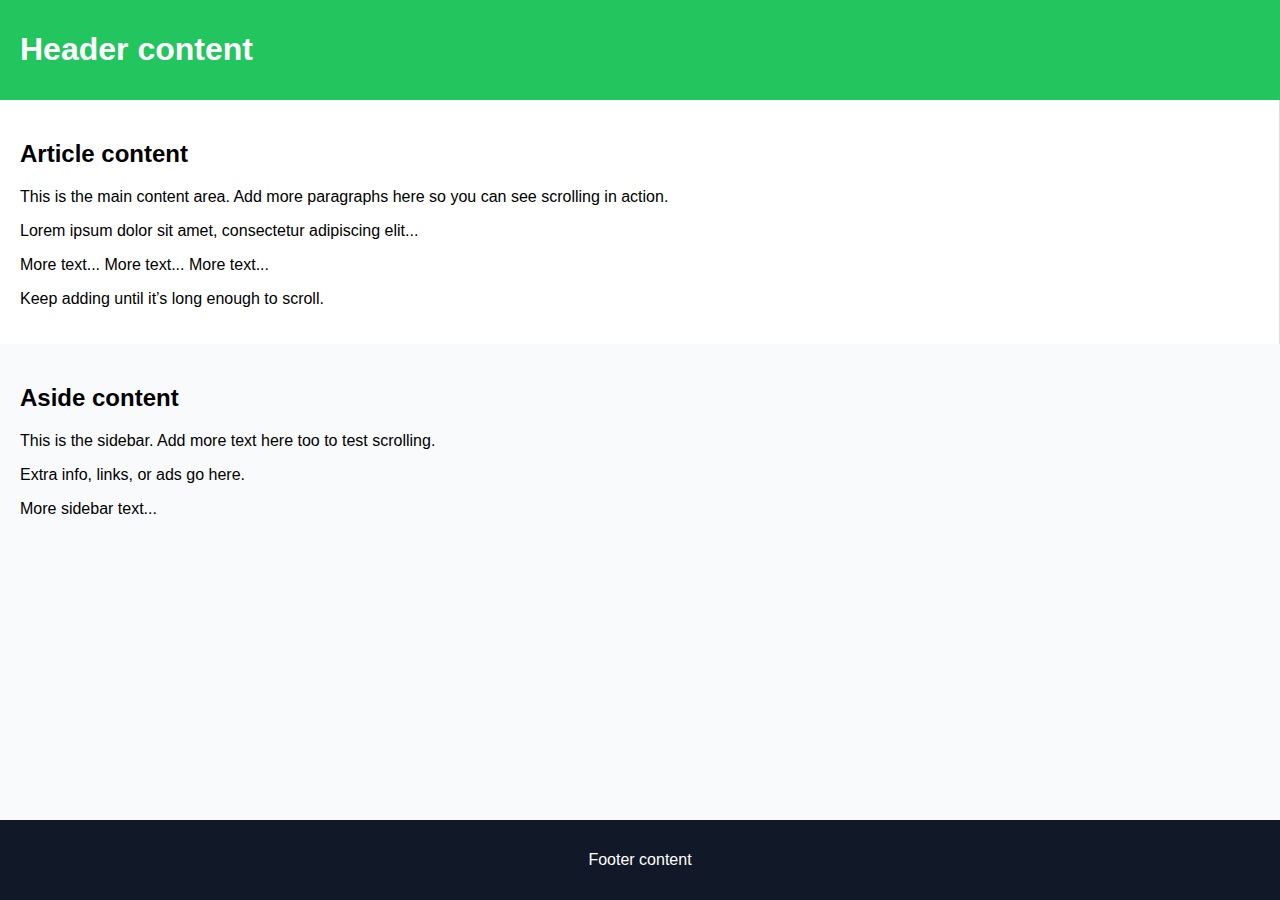
<file: index.html>
<!doctype html>
<html lang="en">
<head>
  <meta charset="utf-8">
  <title>Flexbox Layout</title>

  <!-- Viewport tag to fix mobile zoom issue -->
  <meta name="viewport" content="width=device-width, initial-scale=1">

  <!-- CSS files -->
  <link href="base.css" rel="stylesheet">
  <link href="styles.css" rel="stylesheet">
</head>
<body class="works_on_smartphone">
  <header>
    <h1>Header content</h1>
  </header>

  <main>
    <article>
      <h2>Article content</h2>
      <p>This is the main content area. Add more paragraphs here so you can see scrolling in action.</p>
      <p>Lorem ipsum dolor sit amet, consectetur adipiscing elit...</p>
      <p>More text... More text... More text...</p>
      <p>Keep adding until it’s long enough to scroll.</p>
    </article>

    <aside>
      <h2>Aside content</h2>
      <p>This is the sidebar. Add more text here too to test scrolling.</p>
      <p>Extra info, links, or ads go here.</p>
      <p>More sidebar text...</p>
    </aside>
  </main>

  <footer>
    <p>Footer content</p>
  </footer>
</body>
</html>
</file>
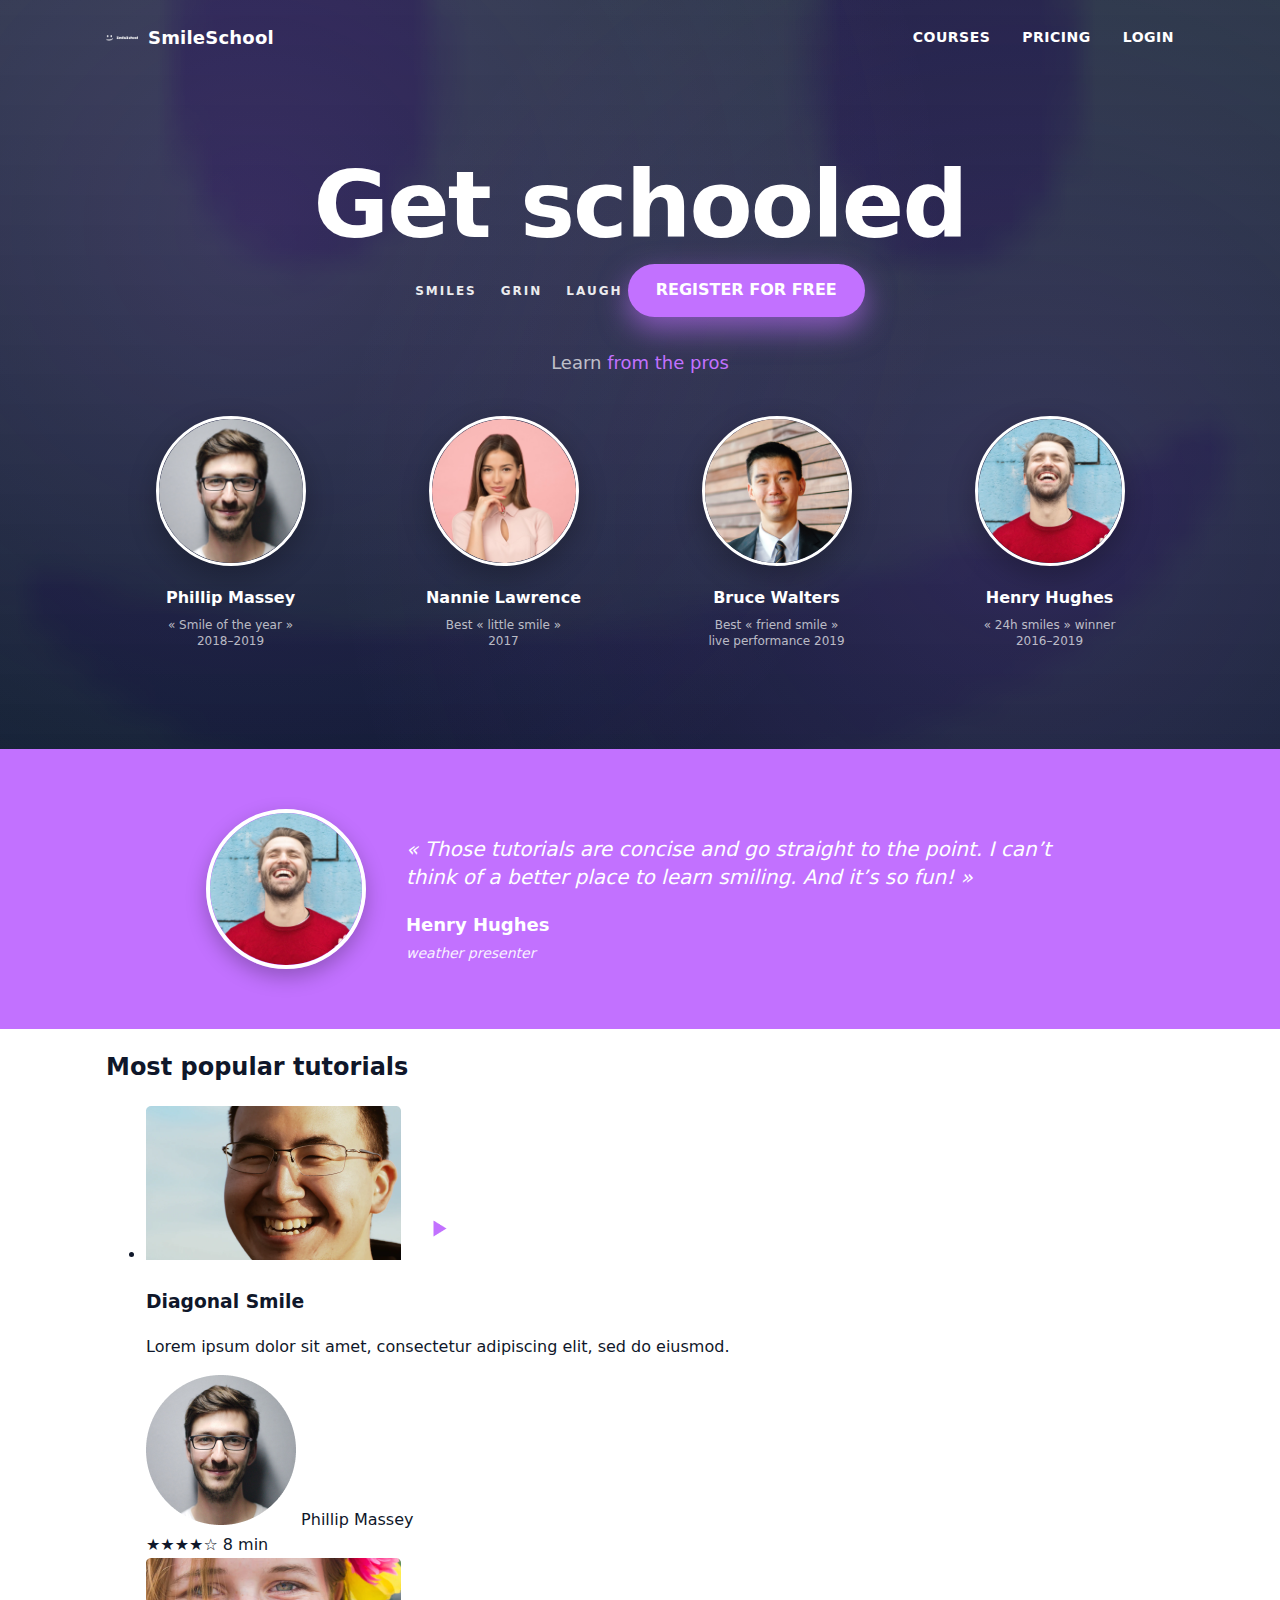
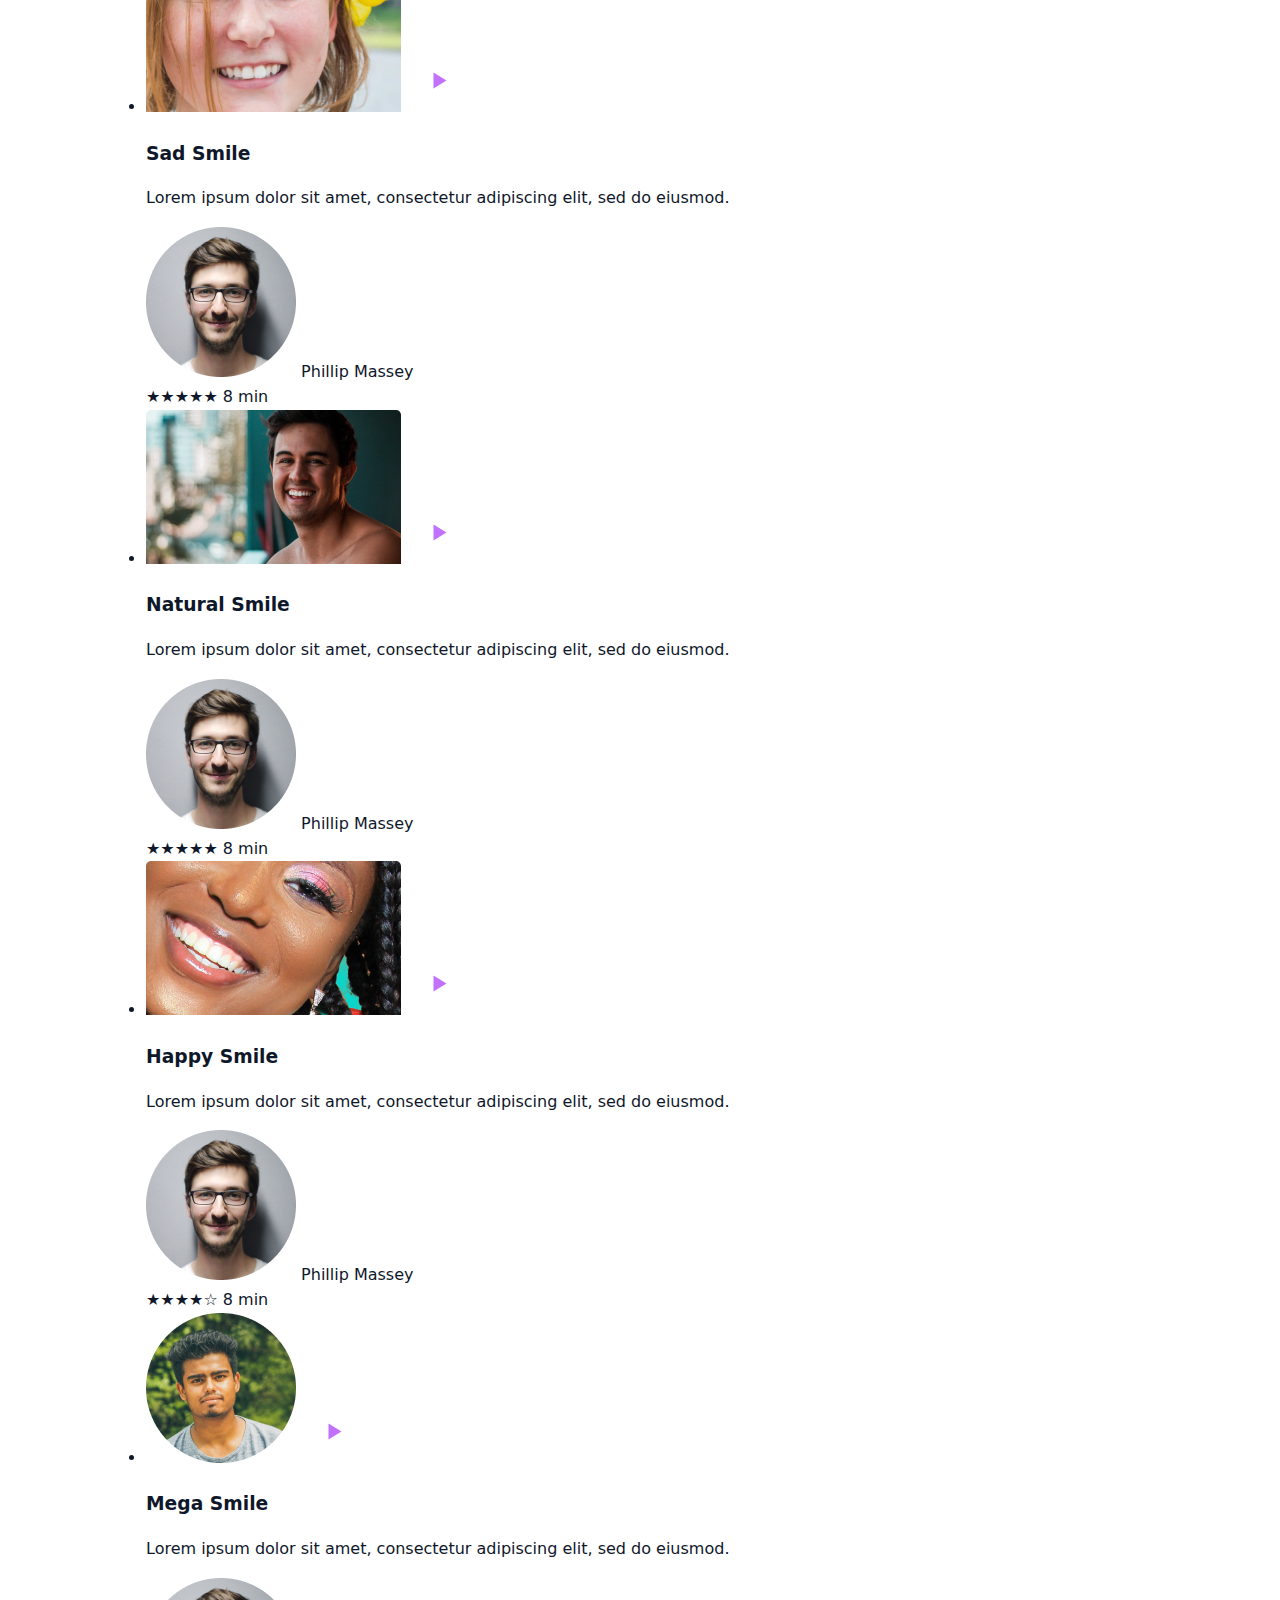
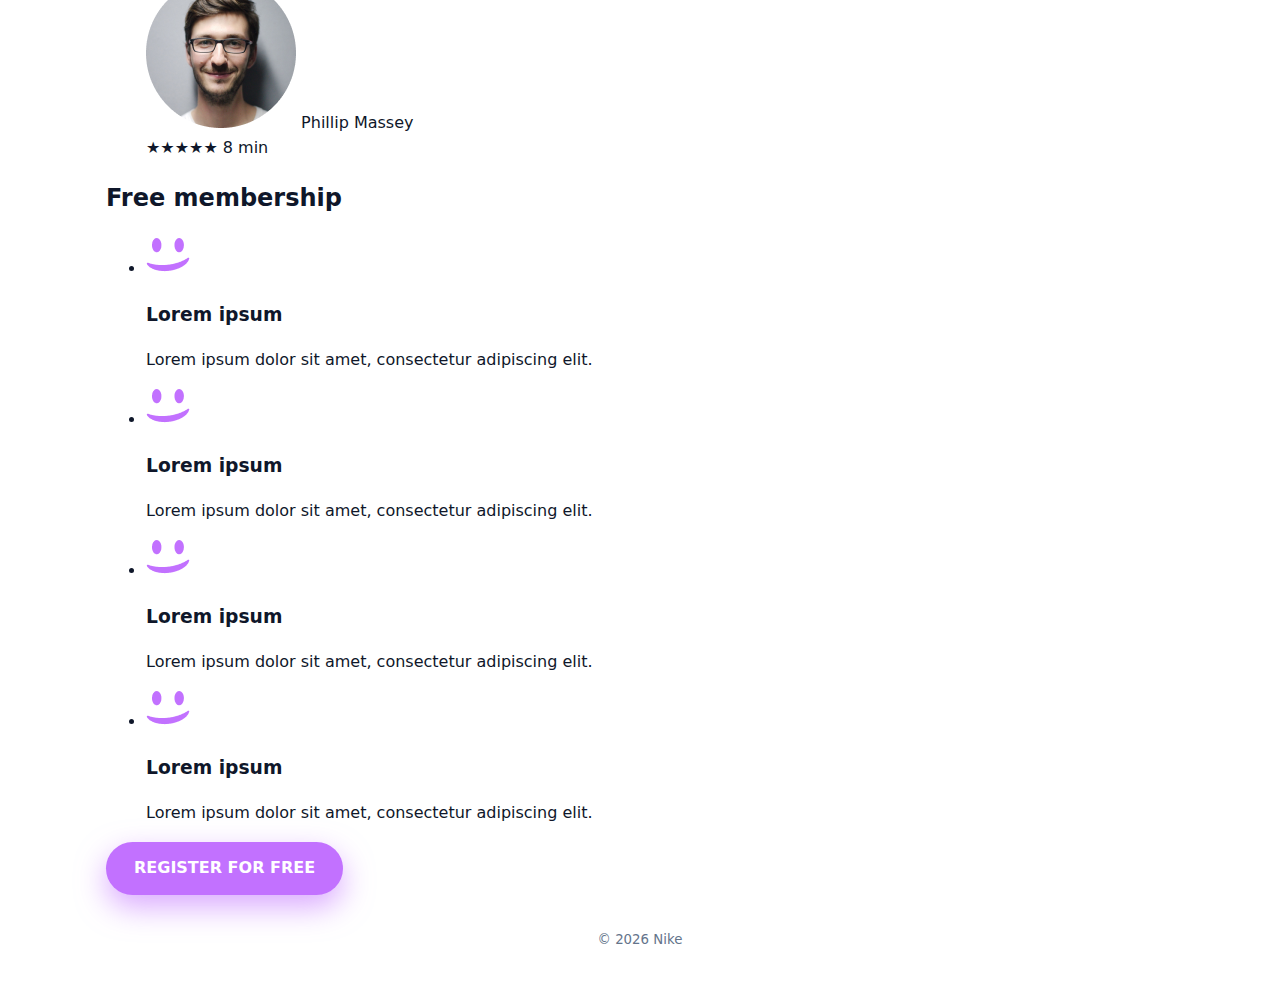
<file: css_advanced/index.html>
<!doctype html>
<html lang="en">
  <head>
    <meta charset="utf-8">
    <meta name="viewport" content="width=device-width, initial-scale=1">
    <title>CSS Advanced – Nike</title>
    <link rel="stylesheet" href="styles.css">
  </head>
  <body>
    <!-- Header -->
    <header class="header">
      <div class="container">
        <a class="brand" href="#">
          <img class="brand__logo" src="assets/images/logo.png" alt="SmileSchool logo" width="32">
          <span class="brand__name">SmileSchool</span>
        </a>

        <nav class="nav" aria-label="Main">
          <a href="#">COURSES</a>
          <a href="#">PRICING</a>
          <a href="#">LOGIN</a>
        </nav>
      </div>
    </header>

    <!-- Hero -->
    <section class="hero">
      <div class="container hero__content">
        <h1>Get schooled</h1>

        <ul class="hero__tags">
          <li>SMILES</li>
          <li>GRIN</li>
          <li>LAUGH</li>
        </ul>

        <a class="btn btn--accent" href="#">REGISTER FOR FREE</a>

        <p class="hero__subtitle">Learn <span>from the pros</span></p>

        <ul class="hero__instructors">
          <li>
            <img src="assets/images/1.png" alt="Phillip Massey">
            <h3>Phillip Massey</h3>
            <p>« Smile of the year »<br>2018–2019</p>
          </li>
          <li>
            <img src="assets/images/3.png" alt="Nannie Lawrence">
            <h3>Nannie Lawrence</h3>
            <p>Best « little smile »<br>2017</p>
          </li>
          <li>
            <img src="assets/images/2.png" alt="Bruce Walters">
            <h3>Bruce Walters</h3>
            <p>Best « friend smile »<br>live performance 2019</p>
          </li>
          <li>
            <img src="assets/images/5.png" alt="Henry Hughes">
            <h3>Henry Hughes</h3>
            <p>« 24h smiles » winner<br>2016–2019</p>
          </li>
        </ul>
      </div>
    </section>

    <!-- Quote (Q3) -->
    <section class="quote">
      <div class="container quote__content">
        <img src="assets/images/5.png" alt="Henry Hughes" class="quote__avatar">
        <div class="quote__text">
          <blockquote>
            <p>« Those tutorials are concise and go straight to the point. I can’t think of a better place to learn smiling. And it’s so fun! »</p>
          </blockquote>
          <h3>Henry Hughes</h3>
          <p class="role">weather presenter</p>
        </div>
      </div>
    </section>

    <!-- Videos list (Q4) -->
    <section class="videos">
      <div class="container">
        <div class="videos__bar" aria-hidden="true"></div>
        <h2 class="videos__title">Most <span>popular</span> tutorials</h2>

        <ul class="videos__grid">
          <!-- 1 -->
          <li class="video-card">
            <div class="video-thumb">
              <img src="assets/images/6.png" alt="Diagonal Smile tutorial">
              <img class="play" src="assets/images/play.png" alt="" aria-hidden="true">
            </div>
            <h3>Diagonal Smile</h3>
            <p class="video-desc">Lorem ipsum dolor sit amet, consectetur adipiscing elit, sed do eiusmod.</p>
            <div class="video-meta">
              <div class="author">
                <img src="assets/images/1.png" alt="Phillip Massey" class="author__avatar">
                <span class="author__name">Phillip Massey</span>
              </div>
              <div class="rating">
                <span class="stars" aria-label="4 out of 5 stars">★★★★☆</span>
                <span class="duration">8 min</span>
              </div>
            </div>
          </li>

          <!-- 2 -->
          <li class="video-card">
            <div class="video-thumb">
              <img src="assets/images/7.png" alt="Sad Smile tutorial">
              <img class="play" src="assets/images/play.png" alt="" aria-hidden="true">
            </div>
            <h3>Sad Smile</h3>
            <p class="video-desc">Lorem ipsum dolor sit amet, consectetur adipiscing elit, sed do eiusmod.</p>
            <div class="video-meta">
              <div class="author">
                <img src="assets/images/1.png" alt="Phillip Massey" class="author__avatar">
                <span class="author__name">Phillip Massey</span>
              </div>
              <div class="rating">
                <span class="stars" aria-label="5 out of 5 stars">★★★★★</span>
                <span class="duration">8 min</span>
              </div>
            </div>
          </li>

          <!-- 3 -->
          <li class="video-card">
            <div class="video-thumb">
              <img src="assets/images/8.png" alt="Natural Smile tutorial">
              <img class="play" src="assets/images/play.png" alt="" aria-hidden="true">
            </div>
            <h3>Natural Smile</h3>
            <p class="video-desc">Lorem ipsum dolor sit amet, consectetur adipiscing elit, sed do eiusmod.</p>
            <div class="video-meta">
              <div class="author">
                <img src="assets/images/1.png" alt="Phillip Massey" class="author__avatar">
                <span class="author__name">Phillip Massey</span>
              </div>
              <div class="rating">
                <span class="stars" aria-label="5 out of 5 stars">★★★★★</span>
                <span class="duration">8 min</span>
              </div>
            </div>
          </li>

          <!-- 4 -->
          <li class="video-card">
            <div class="video-thumb">
              <img src="assets/images/9.png" alt="Happy Smile tutorial">
              <img class="play" src="assets/images/play.png" alt="" aria-hidden="true">
            </div>
            <h3>Happy Smile</h3>
            <p class="video-desc">Lorem ipsum dolor sit amet, consectetur adipiscing elit, sed do eiusmod.</p>
            <div class="video-meta">
              <div class="author">
                <img src="assets/images/1.png" alt="Phillip Massey" class="author__avatar">
                <span class="author__name">Phillip Massey</span>
              </div>
              <div class="rating">
                <span class="stars" aria-label="4 out of 5 stars">★★★★☆</span>
                <span class="duration">8 min</span>
              </div>
            </div>
          </li>

          <!-- 5 -->
          <li class="video-card">
            <div class="video-thumb">
              <img src="assets/images/4.png" alt="Mega Smile tutorial">
              <img class="play" src="assets/images/play.png" alt="" aria-hidden="true">
            </div>
            <h3>Mega Smile</h3>
            <p class="video-desc">Lorem ipsum dolor sit amet, consectetur adipiscing elit, sed do eiusmod.</p>
            <div class="video-meta">
              <div class="author">
                <img src="assets/images/1.png" alt="Phillip Massey" class="author__avatar">
                <span class="author__name">Phillip Massey</span>
              </div>
              <div class="rating">
                <span class="stars" aria-label="5 out of 5 stars">★★★★★</span>
                <span class="duration">8 min</span>
              </div>
            </div>
          </li>
        </ul>
      </div>
    </section>

    <!-- Membership (Q5) -->
    <section class="membership">
      <div class="container">
        <h2 class="membership__title"><span>Free</span> membership</h2>

        <ul class="membership__grid">
          <li class="membership__item">
            <img src="assets/images/smile.png" alt="" aria-hidden="true" class="membership__icon">
            <h3>Lorem ipsum</h3>
            <p>Lorem ipsum dolor sit amet, consectetur adipiscing elit.</p>
          </li>
          <li class="membership__item">
            <img src="assets/images/smile.png" alt="" aria-hidden="true" class="membership__icon">
            <h3>Lorem ipsum</h3>
            <p>Lorem ipsum dolor sit amet, consectetur adipiscing elit.</p>
          </li>
          <li class="membership__item">
            <img src="assets/images/smile.png" alt="" aria-hidden="true" class="membership__icon">
            <h3>Lorem ipsum</h3>
            <p>Lorem ipsum dolor sit amet, consectetur adipiscing elit.</p>
          </li>
          <li class="membership__item">
            <img src="assets/images/smile.png" alt="" aria-hidden="true" class="membership__icon">
            <h3>Lorem ipsum</h3>
            <p>Lorem ipsum dolor sit amet, consectetur adipiscing elit.</p>
          </li>
        </ul>

        <div class="membership__cta">
          <a class="btn btn--accent" href="#">REGISTER FOR FREE</a>
        </div>
      </div>
    </section>

    <!-- Footer -->
    <footer class="site-footer">
      <small>&copy; <span id="year"></span> Nike</small>
      <script src="scripts/main.js" defer></script>
    </footer>
  </body>
</html>
</file>
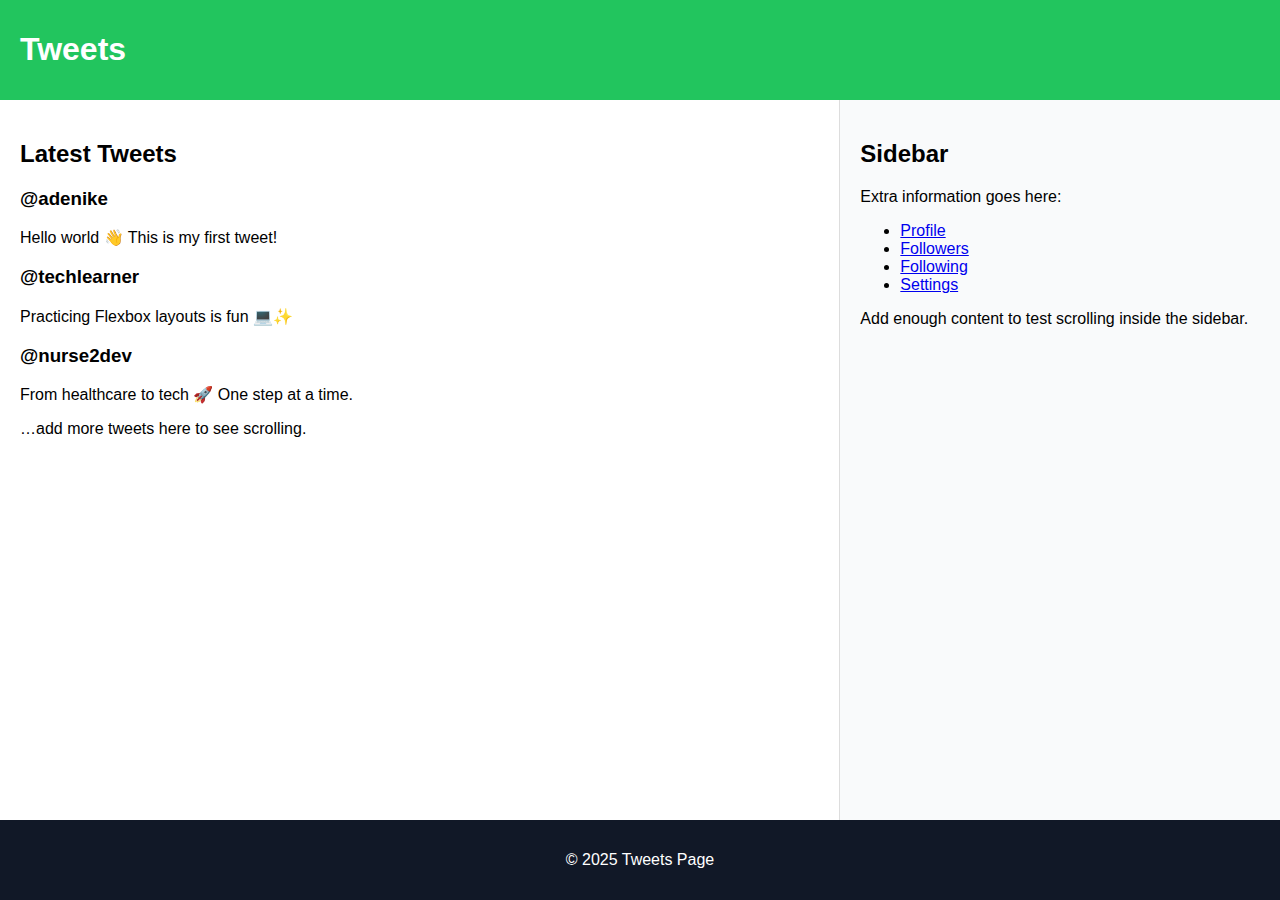
<file: tweets.html>
<!doctype html>
<html lang="en">
<head>
  <meta charset="utf-8">
  <title>Tweets Page</title>
  <link href="base.css" rel="stylesheet">
  <link href="styles.css" rel="stylesheet">
</head>
<body>
  <header>
    <h1>Tweets</h1>
  </header>

  <main>
    <!-- Main tweets content -->
    <article>
      <h2>Latest Tweets</h2>
      <section>
        <h3>@adenike</h3>
        <p>Hello world 👋 This is my first tweet!</p>
      </section>
      <section>
        <h3>@techlearner</h3>
        <p>Practicing Flexbox layouts is fun 💻✨</p>
      </section>
      <section>
        <h3>@nurse2dev</h3>
        <p>From healthcare to tech 🚀 One step at a time.</p>
      </section>
      <p>…add more tweets here to see scrolling.</p>
    </article>

    <!-- Sidebar with extra info -->
    <aside>
      <h2>Sidebar</h2>
      <p>Extra information goes here:</p>
      <ul>
        <li><a href="#">Profile</a></li>
        <li><a href="#">Followers</a></li>
        <li><a href="#">Following</a></li>
        <li><a href="#">Settings</a></li>
      </ul>
      <p>Add enough content to test scrolling inside the sidebar.</p>
    </aside>
  </main>

  <footer>
    <p>© 2025 Tweets Page</p>
  </footer>
</body>
</html>
</file>
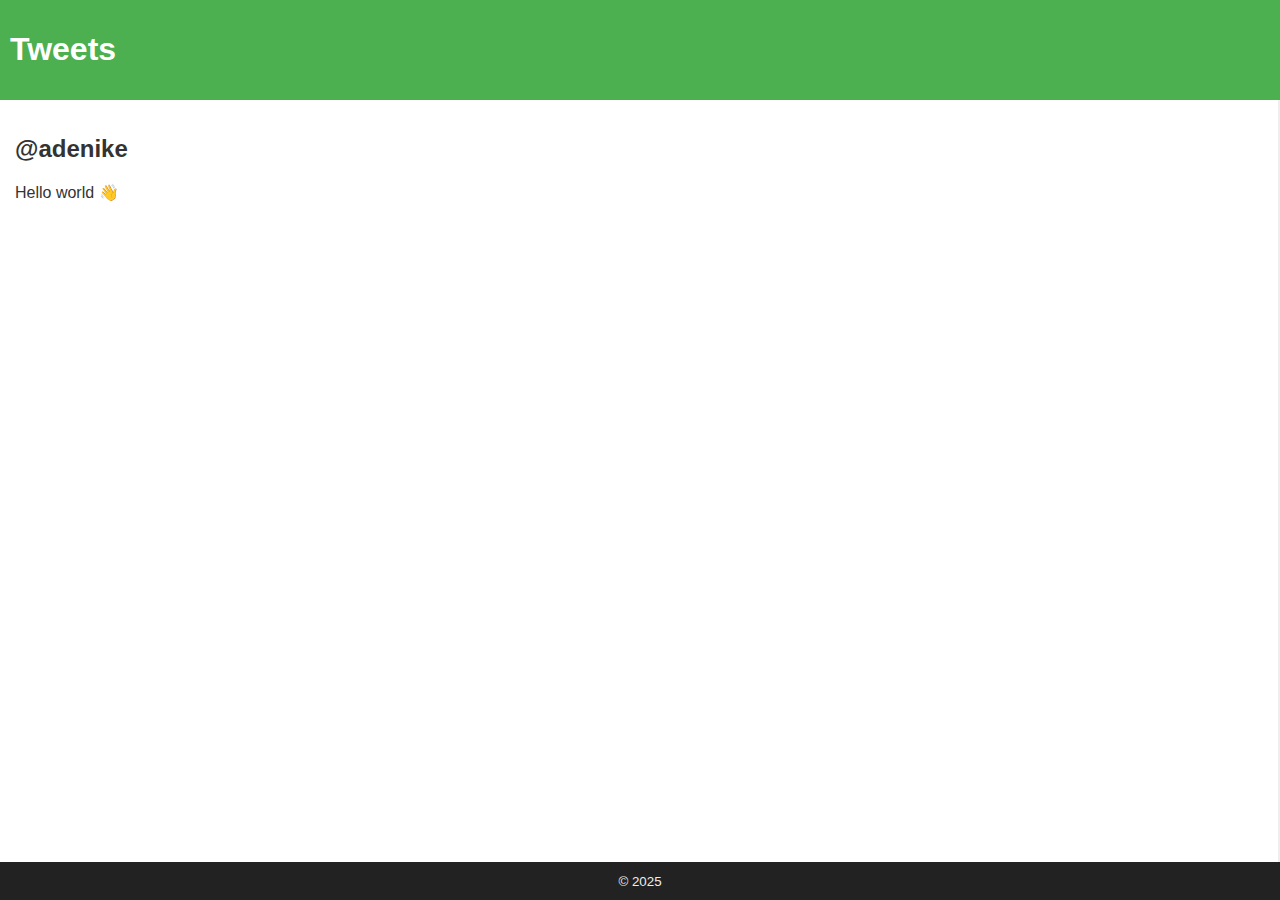
<file: css_basic/tweets.html>
<!doctype html>
<html lang="en">
<head>
  <meta charset="utf-8">
  <title>Tweets</title>
  <link href="base.css" rel="stylesheet">
  <link href="styles.css" rel="stylesheet">
</head>
<body>
  <header><h1>Tweets</h1></header>
  <main>
    <article>
      <h2>@adenike</h2>
      <p>Hello world 👋</p>
    </article>
  </main>
  <footer><small>© 2025</small></footer>
</body>
</html>
</file>
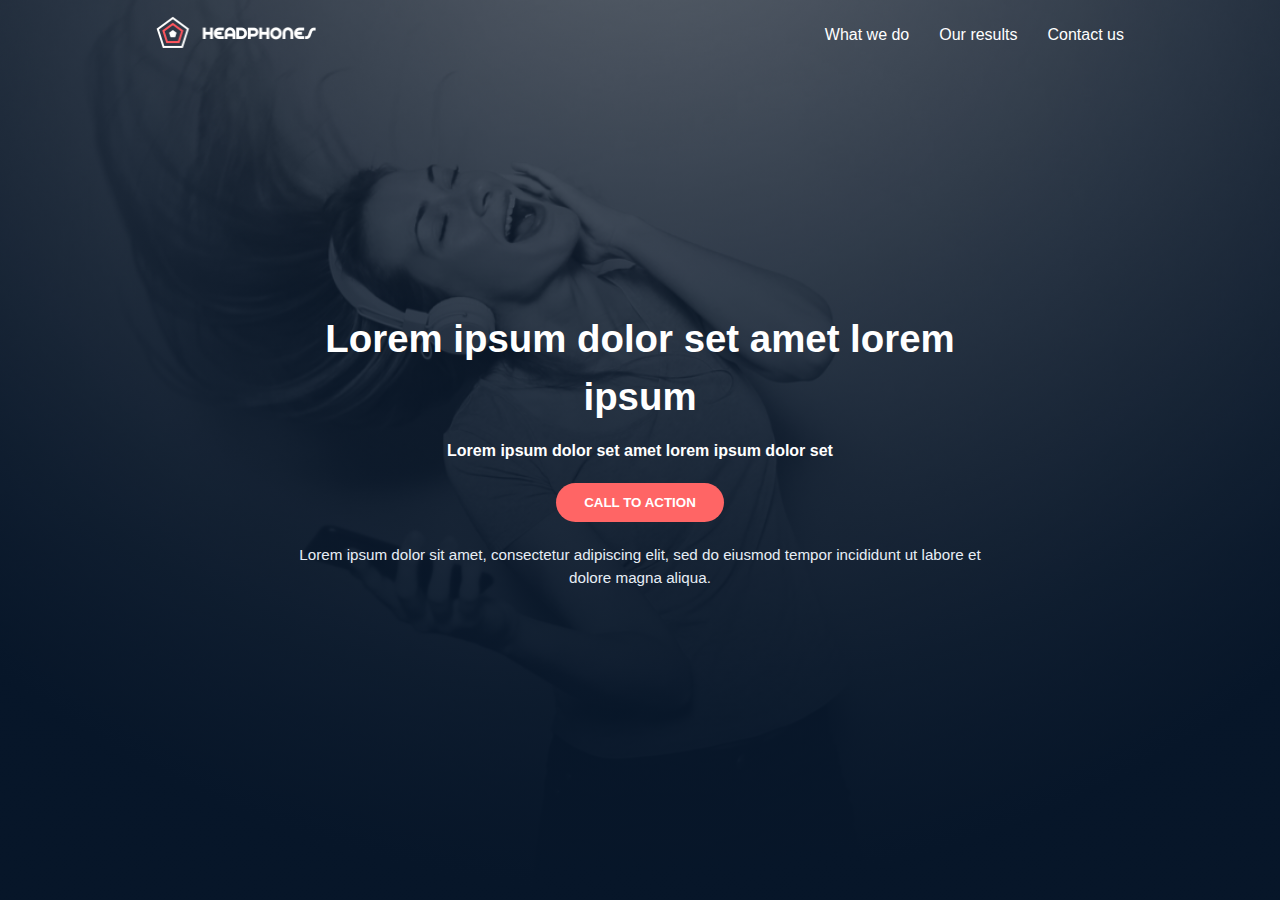
<file: headphones/0-index.html>
<!DOCTYPE html>
<html lang="en">
<head>
  <meta charset="UTF-8" />
  <meta name="viewport" content="width=device-width, initial-scale=1.0" />
  <title>Headphones</title>
  <link rel="icon" type="image/png" href="assets/images/favicon.png">
  <link rel="stylesheet" href="0-styles.css">
</head>

<body>
  <!-- ===== HEADER ===== -->
  <header class="header">
    <div class="container header-row">

      <!-- Hidden checkbox to control menu -->
      <input type="checkbox" id="menu-toggle" class="menu-checkbox" />

      <!-- Hamburger icon -->
      <label for="menu-toggle" class="menu-toggle" aria-label="Open menu">
        <span></span>
        <span></span>
        <span></span>
      </label>

      <!-- Logo -->
      <a href="#" class="logo">
        <img src="assets/images/logo_headphones.png" alt="Headphones Logo">
      </a>

      <!-- Navigation -->
      <nav class="nav" role="navigation">
        <ul>
          <li><a href="#">What we do</a></li>
          <li><a href="#">Our results</a></li>
          <li><a href="#">Contact us</a></li>
        </ul>
      </nav>
    </div>
  </header>

  <!-- ===== HERO SECTION ===== -->
  <section class="hero">
    <div class="hero-content container">
      <h1>Lorem ipsum dolor set amet lorem ipsum</h1>
      <p class="subtitle">Lorem ipsum dolor set amet lorem ipsum dolor set</p>
      <button class="btn">CALL TO ACTION</button>
      <p class="desc">
        Lorem ipsum dolor sit amet, consectetur adipiscing elit, sed do eiusmod tempor incididunt ut labore et dolore magna aliqua.
      </p>
    </div>
  </section>
</body>
</html>
</file>
<file: base.css>
body{
  display:flex;
  flex-direction:column;
  background:#ffffff;
  color:#000000;
  font-family: Arial, Helvetica, sans-serif;
  font-size:16px;
  margin:0;
}
main{ flex:auto; }
header, footer{ padding:20px; }
</file>
<file: styles.css>
/* styles.css – Flexbox layout with extra styling */

/* 1) Body: flex container in a column */
body {
  display: flex;
  flex-direction: column;
  min-height: 100vh;
  font-family: Arial, sans-serif;
  background-color: #f8fafc;
  margin: 0;
}

/* 2) Main: flex container in a row */
main {
  display: flex;
  flex-direction: row;
  flex: auto;
  min-height: 0;
}

/* 3) Article: 2/3 width + scrolling */
article {
  flex: 2;
  overflow-y: auto;
  min-height: 0;
  background-color: #ffffff;
  padding: 20px;
  border-right: 1px solid #ddd;
}

/* 4) Aside: 1/3 width + scrolling */
aside {
  flex: 1;
  overflow-y: auto;
  min-height: 0;
  background-color: #f9fafb;
  padding: 20px;
}

/* Header */
header {
  background-color: #22c55e; /* bright green */
  color: #fff;
  padding: 10px 20px;
}

header ul {
  list-style: none;
  display: flex;
  align-items: center;
  margin: 0;
  padding: 0;
}

header li {
  margin-right: 15px;
}

header a {
  color: #fff;
  text-decoration: none;
}

header a:hover {
  text-decoration: underline;
}

/* Logo styling */
.logo {
  font-size: 1.8rem;
  margin-right: 15px;
  color: #fff;
}

/* Footer */
footer {
  background-color: #111827;
  color: #fff;
  text-align: center;
  padding: 15px;
}

/* Responsive fallback */
body.works_on_smartphone main {
  flex-direction: column;
}

body.works_on_smartphone article,
body.works_on_smartphone aside {
  flex: initial;
}
</file>
<file: css_basic/base.css>
body{
  display:flex;
  flex-direction:column;
  background:#ffffff;
  color:#000000;
  font-family: Arial, Helvetica, sans-serif;
  font-size:16px;
  margin:0;
}
main{ flex:auto; }
header, footer{ padding:20px; }
</file>
<file: css_basic/styles.css>
/* Flexbox layout (already done) */
body {
  display: flex;
  flex-direction: column;
  min-height: 100vh;
}

main {
  display: flex;
  flex-direction: row;
  flex: auto;
  min-height: 0;
}

article {
  flex: 2;
  overflow-y: auto;
  min-height: 0;
}

aside {
  flex: 1;
  overflow-y: auto;
  min-height: 0;
}

body.works_on_smartphone main {
  flex-direction: column;
}

body.works_on_smartphone article,
body.works_on_smartphone aside {
  flex: initial;
}

/* ----------------------- */
/* 🎨 Custom styling below */
/* ----------------------- */

/* General */
body {
  font-family: Arial, sans-serif;
  color: #333;
  background: #f9f9f9;
  margin: 0;
}

/* Header */
header {
  background: #4CAF50;
  color: white;
  padding: 10px;
}

header ul {
  list-style: none;
  margin: 0;
  padding: 0;
  display: flex;
  align-items: center;
  gap: 20px;
}

header li {
  cursor: pointer;
}

header .logo {
  font-size: 1.8rem;
  font-weight: bold;
  margin-right: auto;
}

/* Article */
article {
  background: #fff;
  padding: 15px;
  border-right: 2px solid #eee;
}

/* Aside */
aside {
  background: #f4f4f4;
  padding: 15px;
}

aside ul {
  list-style: none;
  padding: 0;
}

aside li {
  margin-bottom: 8px;
}

aside a {
  text-decoration: none;
  color: #4CAF50;
}

/* Footer */
footer {
  background: #222;
  color: #eee;
  text-align: center;
  padding: 10px;
}
</file>
<file: css_advanced/styles.css>
/* =======================
   Reset + Base
   ======================= */
* { box-sizing: border-box; }
html, body { margin: 0; padding: 0; }
body {
  font-family: system-ui, -apple-system, Segoe UI, Roboto, Helvetica, Arial, sans-serif;
  line-height: 1.55;
  background: #ffffff;
  color: #0f172a;
}

/* =======================
   Variables
   ======================= */
:root {
  --page-max: 1100px;
  --bg-deep: #071629;
  --accent: #C271FF;
  --white: #ffffff;
  --muted: rgba(255, 255, 255, 0.7);
}

/* =======================
   Layout helpers
   ======================= */
.container {
  max-width: var(--page-max);
  margin: 0 auto;
  padding: 0 16px;
}

/* =======================
   Header
   ======================= */
.header {
  position: absolute;
  top: 0; left: 0; right: 0;
  z-index: 10;
  color: var(--white);
}
.header .container {
  display: flex;
  align-items: center;
  justify-content: space-between;
  padding: 24px 16px;
}
.brand {
  display: inline-flex;
  align-items: center;
  gap: 10px;
  text-decoration: none;
  color: var(--white);
}
.brand__name {
  font-weight: 700;
  font-size: 18px;
  letter-spacing: .2px;
}
.nav {
  display: flex;
  gap: 32px;
}
.nav a {
  color: var(--white);
  text-decoration: none;
  font-weight: 600;
  font-size: 14px;
  letter-spacing: .5px;
}
.nav a:hover { color: var(--accent); }

/* =======================
   Hero
   ======================= */
.hero {
  background:
    radial-gradient(circle at 20% 30%, rgba(194,113,255,0.15), transparent 60%),
    radial-gradient(circle at 80% 70%, rgba(194,113,255,0.15), transparent 60%),
    linear-gradient(to bottom, rgba(7,22,41,0.85), rgba(7,22,41,0.95)),
    url("assets/images/smile.png") center/cover no-repeat;
  color: var(--white);
  padding: 160px 0 100px;
}
.hero__content { text-align: center; }

/* Title */
.hero h1 {
  margin: 0 0 12px;
  font-weight: 800;
  font-size: clamp(44px, 10vw, 92px);
  line-height: 1;
  letter-spacing: -0.02em;
}

/* Tags */
.hero__tags {
  display: inline-flex;
  gap: 24px;
  list-style: none;
  padding: 0;
  margin: 8px 0 24px;
  font-weight: 700;
  font-size: 12px;
  letter-spacing: 2px;
}
.hero__tags li { opacity: .9; }

/* CTA Button */
.btn {
  display: inline-flex;
  align-items: center;
  justify-content: center;
  padding: 14px 28px;
  border: 0;
  border-radius: 28px;
  font-weight: 700;
  cursor: pointer;
  text-decoration: none;
}
.btn--accent {
  background: var(--accent);
  color: var(--white);
  box-shadow: 0 12px 30px rgba(194, 113, 255, 0.6);
  transition: box-shadow 0.2s ease, transform 0.2s ease;
}
.btn--accent:hover {
  box-shadow: 0 16px 40px rgba(194, 113, 255, 0.75);
  transform: translateY(-2px);
}

/* Subtitle */
.hero__subtitle {
  margin: 24px 0 40px;
  font-size: 18px;
  color: var(--muted);
}
.hero__subtitle span { color: var(--accent); }

/* Instructors */
.hero__instructors {
  display: grid;
  grid-template-columns: repeat(4, 1fr);
  gap: 24px;
  list-style: none;
  padding: 0;
  margin: 0;
}
.hero__instructors li { text-align: center; }
.hero__instructors img {
  width: 150px;
  height: 150px;
  object-fit: cover;
  border-radius: 50%;
  border: 3px solid var(--white);
  box-shadow: 0 10px 28px rgba(0,0,0,0.25);
  display: inline-block;
  margin-bottom: 12px;
}
.hero__instructors h3 {
  margin: 0 0 6px;
  font-size: 16px;
  font-weight: 700;
  color: var(--white);
}
.hero__instructors p {
  margin: 0;
  font-size: 12px;
  line-height: 1.35;
  color: var(--muted);
}

/* =======================
   Quote Section
   ======================= */
.quote {
  background: var(--accent);
  color: var(--white);
  padding: 60px 0;
}
.quote__content {
  display: flex;
  align-items: center;
  gap: 40px;
  max-width: 900px;
  margin: 0 auto;
}
.quote__avatar {
  width: 160px;
  height: 160px;
  object-fit: cover;
  border-radius: 50%;
  border: 4px solid var(--white);
  box-shadow: 0 8px 20px rgba(0,0,0,0.25);
}
.quote__text blockquote {
  margin: 0 0 16px;
  font-size: 20px;
  font-style: italic;
  line-height: 1.4;
}
.quote__text h3 {
  margin: 0;
  font-size: 18px;
  font-weight: 700;
}
.quote__text .role {
  margin: 4px 0 0;
  font-size: 14px;
  opacity: 0.9;
  font-style: italic;
}
@media (max-width: 720px) {
  .quote__content {
    flex-direction: column;
    text-align: center;
  }
}

/* =======================
   Footer
   ======================= */
.site-footer {
  max-width: var(--page-max);
  margin: 2rem auto;
  padding: 0 16px;
  color: #64748b;
  text-align: center;
}

/* =======================
   Responsive
   ======================= */
@media (max-width: 900px) {
  .hero { padding: 120px 0 64px; }
  .hero__instructors { grid-template-columns: repeat(2, 1fr); }
}
@media (max-width: 520px) {
  .nav { gap: 20px; }
  .brand__name { display: none; }
  .hero__instructors img { width: 120px; height: 120px; }
}
</file>
<file: headphones/0-styles.css>
/* ============ RESET + GLOBAL ============ */
* { margin: 0; padding: 0; box-sizing: border-box; }

body {
  font-family: "Source Sans Pro", Arial, sans-serif;
  color: #fff;
  background-color: #071629;
  line-height: 1.5;
}

.container { max-width: 1000px; margin: 0 auto; padding: 0 16px; }

/* ============ HEADER ============ */
.header {
  position: absolute;
  top: 0; left: 0; width: 100%;
  z-index: 10;
  padding: 16px 0;
}

.header-row {
  display: flex;
  justify-content: space-between;
  align-items: center;
  position: relative;
}

/* Logo */
.logo img { width: 160px; height: auto; }

/* Navigation */
.nav ul { list-style: none; display: flex; gap: 30px; }
.nav a { color: #fff; text-decoration: none; transition: color .2s; }
.nav a:hover, .nav a:active { color: #ff6565; }

/* ============ HAMBURGER ============ */
.menu-checkbox { display: none; }

.menu-toggle {
  display: none;
  flex-direction: column;
  justify-content: space-between;
  width: 28px;
  height: 22px;
  cursor: pointer;
  z-index: 20;
}

.menu-toggle span {
  display: block;
  height: 3px;
  width: 100%;
  background-color: #fff;
  border-radius: 2px;
  transition: all .3s ease;
}

/* ============ HERO ============ */
.hero {
  background:
    linear-gradient(180deg, rgba(7,22,41,.55) 0%, rgba(7,22,41,.88) 100%),
    url("assets/images/headphones_hero_1.jpg") center/cover no-repeat;
  min-height: 100vh;
  display: flex; align-items: center; justify-content: center;
  text-align: center;
}

.hero-content { max-width: 700px; padding: 0 8px; }

.hero h1 { font-size: 2.4rem; font-weight: 700; margin-bottom: 14px; }
.hero .subtitle { font-weight: 600; margin-bottom: 20px; }
.hero .desc { margin-top: 22px; font-size: .95rem; color: #e7eef6; }

.btn {
  background-color: #ff6565; color: #fff;
  padding: 12px 28px; border: none; border-radius: 24px;
  font-weight: 700; cursor: pointer; transition: opacity .2s;
}
.btn:hover, .btn:active { opacity: .9; }

/* ============ RESPONSIVE ============ */
/* Tablet */
@media (max-width: 768px) {
  .hero h1 { font-size: 2rem; }
  .hero .subtitle { font-size: 1rem; }
}

/* Mobile ≤ 480px */
@media (max-width: 480px) {
  .menu-toggle { display: flex; }

  .nav {
    display: none;
    position: absolute;
    top: 70px;
    right: 0;
    width: 100%;
    background-color: rgba(7,22,41,.95);
    text-align: center;
    padding: 20px 0;
  }

  /* When checkbox checked → show nav */
  .menu-checkbox:checked ~ .nav { display: block; }

  /* Animate hamburger into X */
  .menu-checkbox:checked + .menu-toggle span:nth-child(1) {
    transform: rotate(45deg) translate(5px, 5px);
  }
  .menu-checkbox:checked + .menu-toggle span:nth-child(2) {
    opacity: 0;
  }
  .menu-checkbox:checked + .menu-toggle span:nth-child(3) {
    transform: rotate(-45deg) translate(6px, -6px);
  }

  .nav ul { flex-direction: column; gap: 16px; }

  .hero { padding: 120px 20px 64px; }
  .hero h1 { font-size: 1.8rem; }
  .hero .subtitle { font-size: .95rem; }
  .hero .desc { font-size: .86rem; }
  .btn { padding: 10px 24px; font-size: .92rem; }
}
</file>
